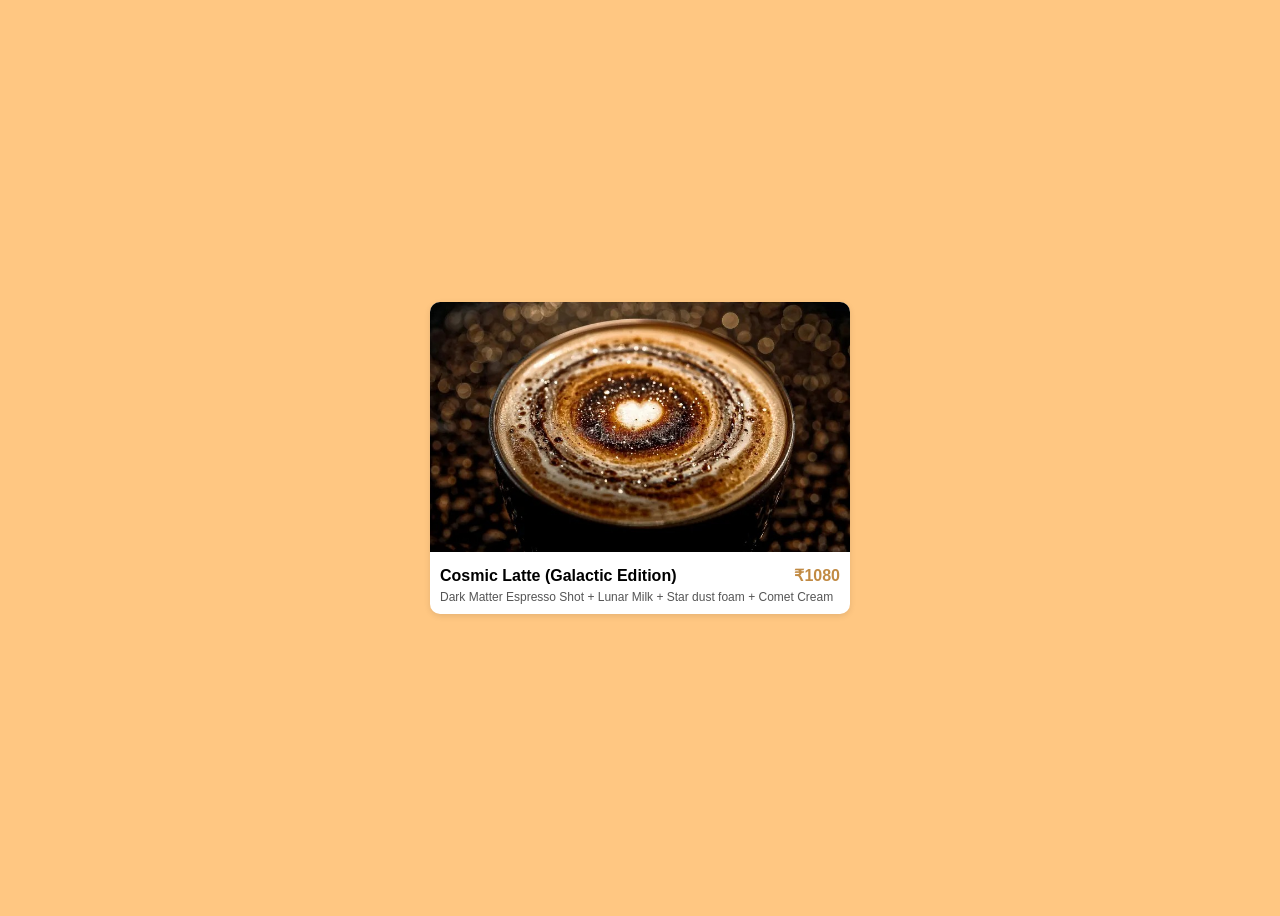
<file: index.html>
<!DOCTYPE html>
<html lang="en">
<head>
  <meta charset="UTF-8">
  <meta name="viewport" content="width=device-width, initial-scale=1.0">
  <title>Coffee Card</title>
  <link rel="stylesheet" href="style.css">
</head>
<body>
  <div class="card">
    <img src="Latte.jpg" alt="Cosmic Latte">
    <div class="info">
      <div class="title">
        <h3>Cosmic Latte (Galactic Edition)</h3>
        <span>₹1080</span>
      </div>
      <p>Dark Matter Espresso Shot + Lunar Milk + Star dust foam + Comet Cream</p>
    </div>
  </div>
</body>
</html>
</file>
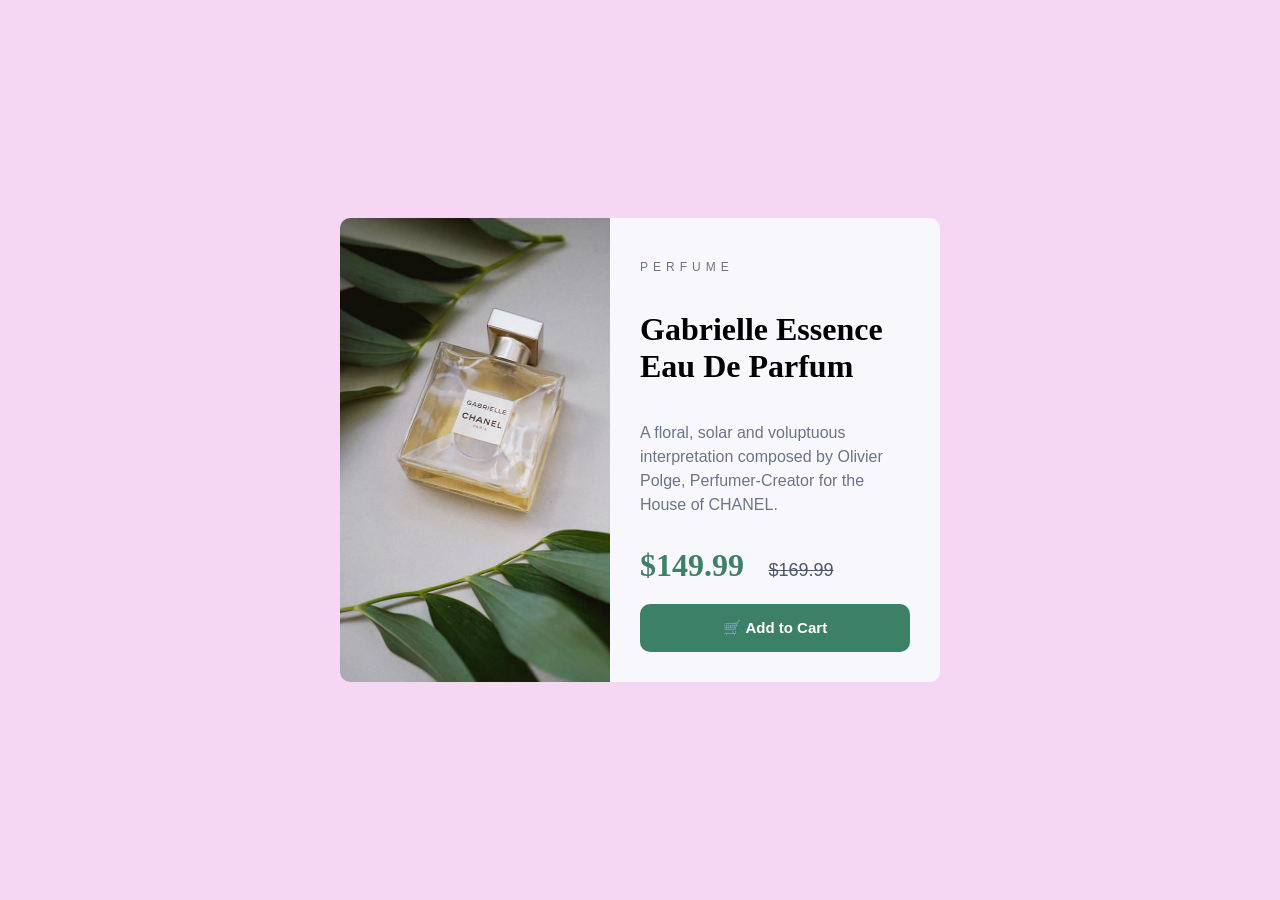
<file: Perfume.html>
<!DOCTYPE html>
<html lang="en">
<head>
  <meta charset="UTF-8">
  <meta name="viewport" content="width=device-width, initial-scale=1.0"> 
  <link rel="stylesheet" href="PerfumeStyle.css">
  <title>Perfume</title>
</head>
<body>
  <div class="product-card">
    <div class="product-image">
      <img src="Perfume.jpg" alt="Gabrielle Essence Eau De Parfum bottle">
    </div>
    <div class="product-details">
      <p class="product-category">Perfume</p>
      <h1 class="product-title">Gabrielle Essence Eau De Parfum</h1>
      <p class="product-description">A floral, solar and voluptuous interpretation composed by Olivier Polge, Perfumer-Creator for the House of CHANEL.</p>
      <div class="price-group">
        <span class="current-price">$149.99</span>
        <span class="original-price">$169.99</span>
      </div>
      <button class="add-to-cart-btn">
      🛒 Add to Cart
      </button>
    </div>
  </div>
</body>
</html>
</file>
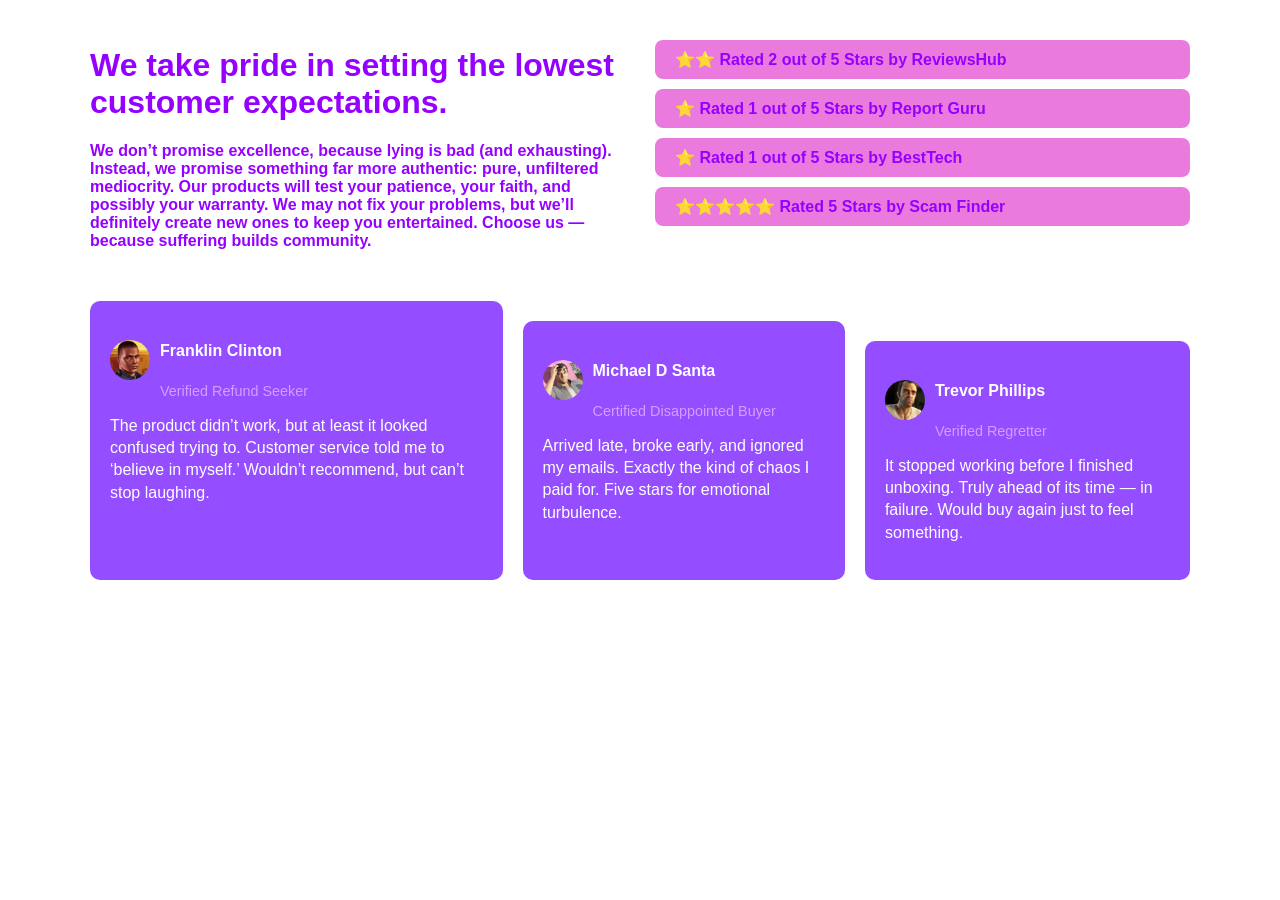
<file: Social_Proof.html>
<!DOCTYPE html>
<html lang="en">
<head>
  <meta charset="UTF-8">
  <meta name="viewport" content="width=device-width, initial-scale=1.0">
  <title>User Reviews</title>
  <link rel="stylesheet" href="Social_Proof_Style.css">
</head>
<body>
  <section class="container">
    <div class="text-section">
      <h1>We take pride in setting the lowest customer expectations.</h1>
      <h4>We don’t promise excellence, because lying is bad (and exhausting).
Instead, we promise something far more authentic: pure, unfiltered mediocrity.
Our products will test your patience, your faith, and possibly your warranty.
We may not fix your problems, but we’ll definitely create new ones to keep you entertained.
Choose us — because suffering builds community.</h4>
    </div>

    <div class="ratings">
      <div class="rating">⭐⭐ Rated 2 out of 5 Stars by ReviewsHub</div>
      <div class="rating">⭐ Rated 1 out of 5 Stars by Report Guru</div>
      <div class="rating">⭐ Rated 1 out of 5 Stars by BestTech</div>
      <div class="rating">⭐⭐⭐⭐⭐ Rated 5 Stars by Scam Finder</div>
    </div>

    <div class="reviews">
      <div class="card">
        <div class="user">
          <img src="Social Proof images/Franklin.jpg" alt="">
          <div>
            <h4>Franklin Clinton</h4>
            <span>Verified Refund Seeker</span>
          </div>
        </div>
        <p>The product didn’t work, but at least it looked confused trying to. Customer service told me to ‘believe in myself.’ Wouldn’t recommend, but can’t stop laughing.</p>
      </div>

      <div class="card">
        <div class="user">
          <img src="Social Proof images/Michael.jpg" alt="">
          <div>
            <h4>Michael D Santa</h4>
            <span>Certified Disappointed Buyer</span>
          </div>
        </div>
        <p>Arrived late, broke early, and ignored my emails. Exactly the kind of chaos I paid for. Five stars for emotional turbulence.</p>
      </div>

      <div class="card">
        <div class="user">
          <img src="Social Proof images/Trevor.jpg" alt="">
          <div>
            <h4>Trevor Phillips</h4>
            <span>Verified Regretter</span>
          </div>
        </div>
        <p>It stopped working before I finished unboxing. Truly ahead of its time — in failure. Would buy again just to feel something.</p>
      </div>
    </div>
  </section>
</body>
</html>
</file>
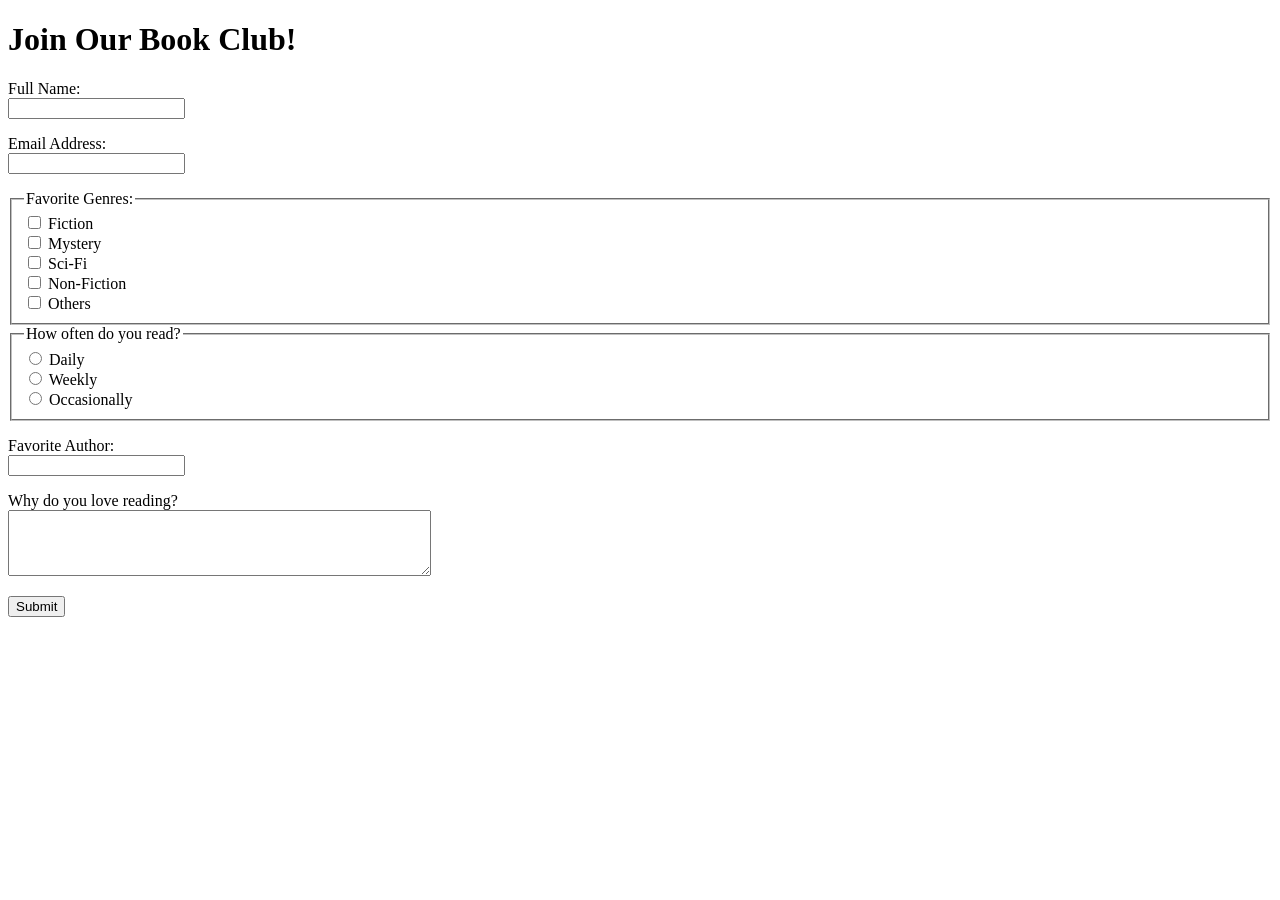
<file: Book Club Signup/Book_club_signup.html>
<!DOCTYPE html>
<html lang="en">
<head>
    
    <meta charset="UTF-8">
    

    
    <meta name="viewport" content="width=device-width, initial-scale=1.0">
   

    <title>Book Club Signup</title>
    <!-- The <title> shows the page name in the browser tab -->
</head>
<body>

    <h1>Join Our Book Club!</h1>
    <!-- <h1> is a heading for the page -->

    <form action="#" method="post">
        <!-- <form> is where users enter information to submit -->
        <!-- action="#" means form won't go anywhere yet -->
        <!-- method="post" sends the data securely -->

        <p>
            <label for="fullName">Full Name:</label><br>
            <input type="text" id="fullName" name="fullName">
            <!-- <input type="text"> is a box to type text -->
        </p>

        <p>
            <label for="email">Email Address:</label><br>
            <input type="email" id="email" name="email">
            <!-- <input type="email"> ensures user types a valid email -->
        </p>

        <fieldset>
            <legend>Favorite Genres:</legend>
            <!-- <fieldset> groups related inputs -->
            <!-- <legend> is the title of the group -->

            <input type="checkbox" id="genre-fiction" name="genres" value="fiction">
            <label for="genre-fiction">Fiction</label><br>
            <!-- Checkboxes allow multiple selections -->

            <input type="checkbox" id="genre-mystery" name="genres" value="mystery">
            <label for="genre-mystery">Mystery</label><br>

            <input type="checkbox" id="genre-scifi" name="genres" value="sci-fi">
            <label for="genre-scifi">Sci-Fi</label><br>

            <input type="checkbox" id="genre-nonfiction" name="genres" value="non-fiction">
            <label for="genre-nonfiction">Non-Fiction</label><br>

            <input type="checkbox" id="genre-other" name="genres" value="other">
            <label for="genre-other">Others</label><br>
        </fieldset>

        <fieldset>
            <legend>How often do you read?</legend>

            <input type="radio" id="freq-daily" name="readingFrequency" value="daily">
            <label for="freq-daily">Daily</label><br>

            <input type="radio" id="freq-weekly" name="readingFrequency" value="weekly">
            <label for="freq-weekly">Weekly</label><br>

            <input type="radio" id="freq-occasionally" name="readingFrequency" value="occasionally">
            <label for="freq-occasionally">Occasionally</label><br>
            <!-- Radio buttons allow only one choice per group -->
        </fieldset>

        <p>
            <label for="favAuthor">Favorite Author:</label><br>
            <input type="text" id="favAuthor" name="favAuthor">
        </p>

        <p>
            <label for="whyReading">Why do you love reading?</label><br>
            <textarea id="whyReading" name="whyReading" rows="4" cols="50"></textarea>
            <!-- <textarea> allows multiple lines of text -->
        </p>

        <button type="submit">Submit</button>
        <!-- <button type="submit"> sends the form data -->
    </form>

</body>
</html>
</file>
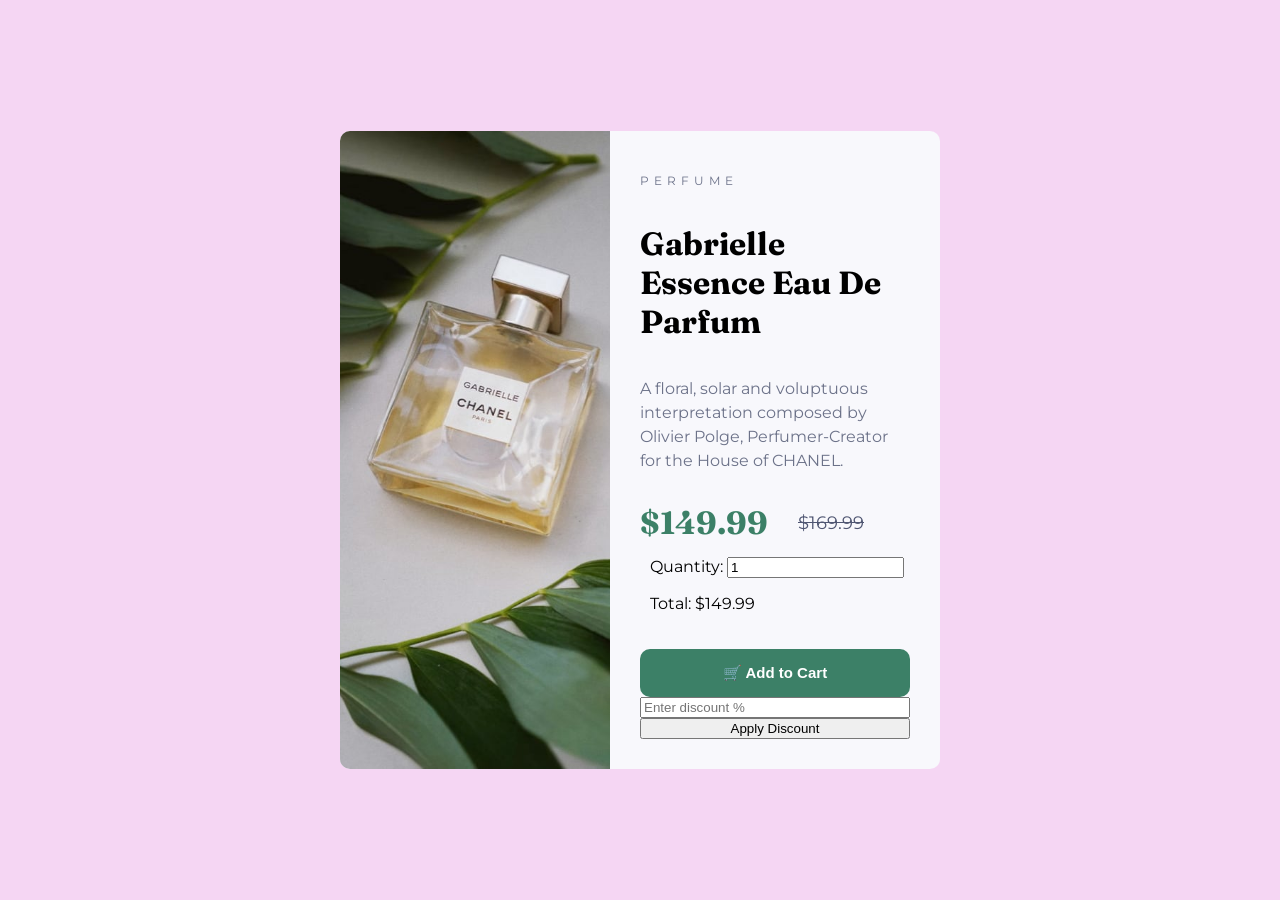
<file: Perfume Card/Perfume.html>
<!DOCTYPE html>
<html lang="en">
 <head> 
  <meta charset="UTF-8">
  <meta name="viewport" content="width=device-width, initial-scale=1.0"> 
  <link rel="stylesheet" href="PerfumeStyle.css">
  <title>Perfume</title>
 </head> 
 <body>
  <div class="product-card">
    <div class="product-image">
      <img src="Perfume.jpg" alt="Gabrielle Essence Eau De Parfum bottle">
    </div>
    <div class="product-details">
      <p class="product-category">Perfume</p>
      <h1 class="product-title">Gabrielle Essence Eau De Parfum</h1>
      <p class="product-description">A floral, solar and voluptuous interpretation composed by Olivier Polge, Perfumer-Creator for the House of CHANEL.</p>
      <div class="price-group">
        <span class="current-price">$149.99</span>
        <span class="original-price">$169.99</span>
      </div>
      <div class="product-quantity">
        <label for="qty">Quantity:</label>
        <input type="number" id="qty" value="1" min="1" />
        <p id="total"></p>
      </div>  
      <button class="add-to-cart-btn">
      🛒 Add to Cart
      </button>
      <input id="discount" type="number" placeholder="Enter discount %" />
      <button id="apply-discount">Apply Discount</button>
    </div>
  </div>
  <script src="script.js"></script>
 </body>
</html>
</file>
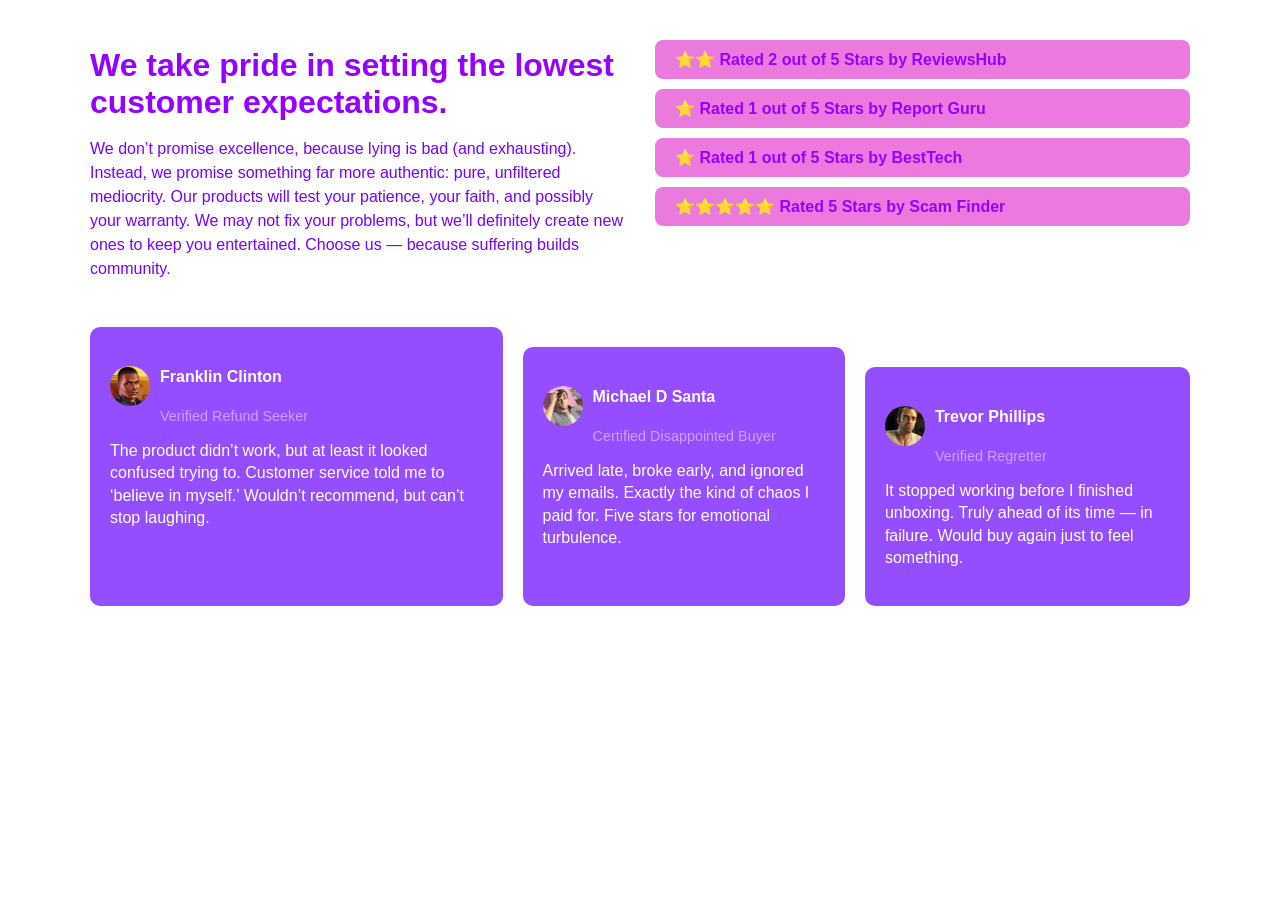
<file: Social Proof Page/Social_Proof.html>
<!DOCTYPE html>
<html lang="en">
<head>
  <meta charset="UTF-8">
  <meta name="viewport" content="width=device-width, initial-scale=1.0">
  <title>User Reviews</title>
  <link rel="stylesheet" href="Social_Proof_Style.css">
</head>
<body>
  <section class="container">
    <div class="text-section">
      <h1>We take pride in setting the lowest customer expectations.</h1>
      <p>We don’t promise excellence, because lying is bad (and exhausting).
Instead, we promise something far more authentic: pure, unfiltered mediocrity.
Our products will test your patience, your faith, and possibly your warranty.
We may not fix your problems, but we’ll definitely create new ones to keep you entertained.
Choose us — because suffering builds community.</p>
    </div>

    <div class="ratings">
      <div class="rating">⭐⭐ Rated 2 out of 5 Stars by ReviewsHub</div>
      <div class="rating">⭐ Rated 1 out of 5 Stars by Report Guru</div>
      <div class="rating">⭐ Rated 1 out of 5 Stars by BestTech</div>
      <div class="rating">⭐⭐⭐⭐⭐ Rated 5 Stars by Scam Finder</div>
    </div>

    <div class="reviews">
      <div class="card">
        <div class="user">
          <img src="Social-Proof-images/Franklin.jpg" alt="Franklin Clinton">
          <div>
            <h4>Franklin Clinton</h4>
            <span>Verified Refund Seeker</span>
          </div>
        </div>
        <p>The product didn’t work, but at least it looked confused trying to. Customer service told me to ‘believe in myself.’ Wouldn’t recommend, but can’t stop laughing.</p>
      </div>

      <div class="card">
        <div class="user">
          <img src="Social-Proof-images/Michael.jpg" alt="Michael D Santa">
          <div>
            <h4>Michael D Santa</h4>
            <span>Certified Disappointed Buyer</span>
          </div>
        </div>
        <p>Arrived late, broke early, and ignored my emails. Exactly the kind of chaos I paid for. Five stars for emotional turbulence.</p>
      </div>

      <div class="card">
        <div class="user">
          <img src="Social-Proof-images/Trevor.jpg" alt="Trevor Phillips">
          <div>
            <h4>Trevor Phillips</h4>
            <span>Verified Regretter</span>
          </div>
        </div>
        <p>It stopped working before I finished unboxing. Truly ahead of its time — in failure. Would buy again just to feel something.</p>
      </div>
    </div>
  </section>
</body>
</html>
</file>
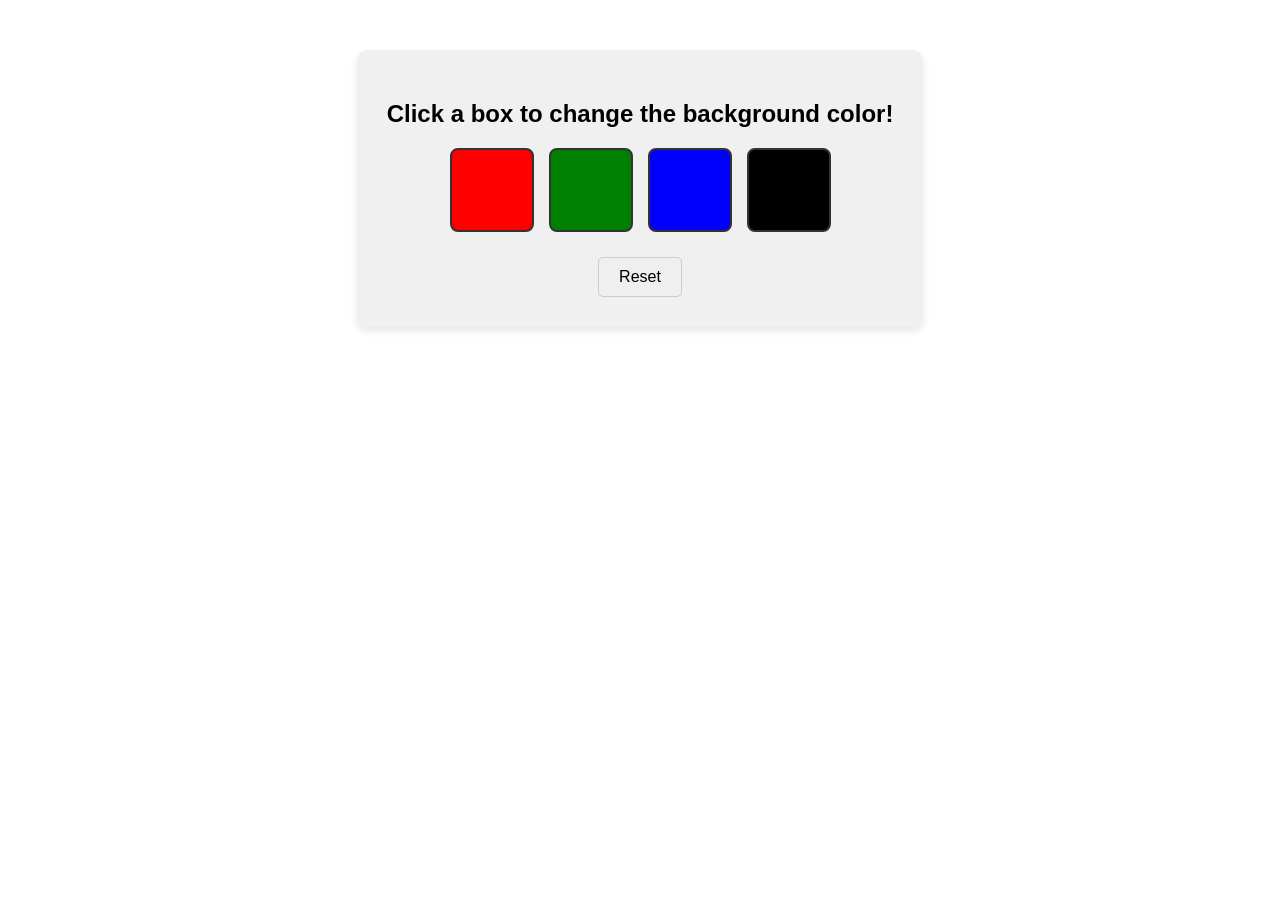
<file: Mini Challenges/ColorChangingPalette/Color Palette.html>
<!DOCTYPE html>
<html lang="en">
<head>
  <meta charset="UTF-8">
  <meta name="viewport" content="width=device-width, initial-scale=1.0">
  <title>Color Changer Palette</title>
  <link rel="stylesheet" href="Color Palette.css">
</head>
<body>
    <div class="container">
        <h2>Click a box to change the background color!</h2>
        <div class="palette">
            <div class="color-box" id="red"></div>
            <div class="color-box" id="green"></div>
            <div class="color-box" id="blue"></div>
            <div class="color-box" id="black"></div>
        </div>
        <button id="reset-button">Reset</button>
    </div>
    <script src="Color Palette.js"></script> 
</body>
</html>
</file>
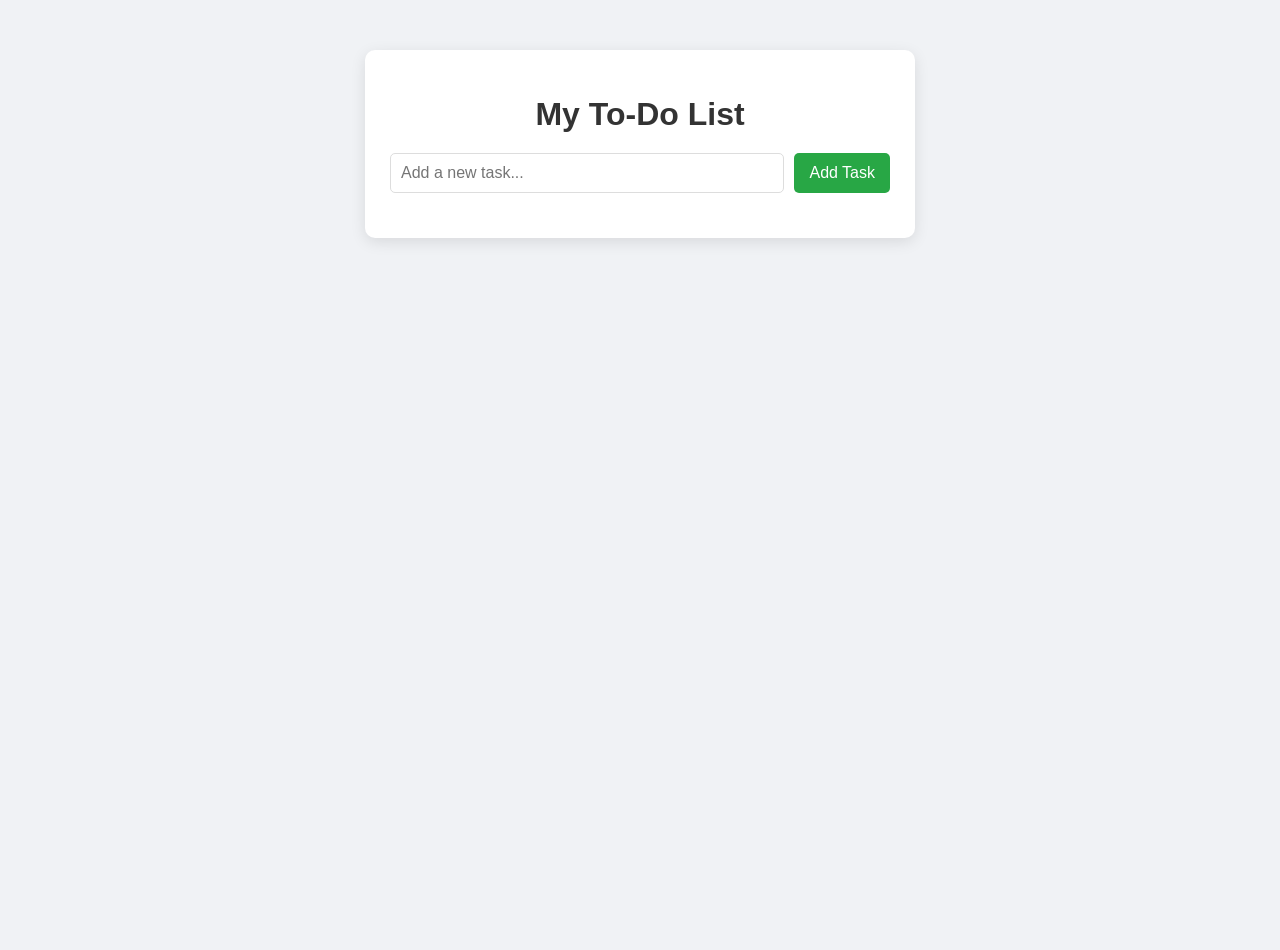
<file: Mini Challenges/Dynamic TO-DO List/TO-DO-LIST.html>
<!DOCTYPE html>
<html lang="en">
<head>
    <meta charset="UTF-8">
    <meta name="viewport" content="width=device-width, initial-scale=1.0">
    <title>Dynamic To-Do List</title>
    <link rel="stylesheet" href="TO-DO-LIST.css">
</head>
<body>
    <div class="container">
        <h1>My To-Do List</h1>
        <div class="input-area">
            <input type="text" id="taskInput" placeholder="Add a new task...">
            <button id="addTaskBtn">Add Task</button>
        </div>
        <ul id="taskList"></ul>
    </div>
    <script src="TO-DO-LIST.js"></script>
</body>
</html>
</file>
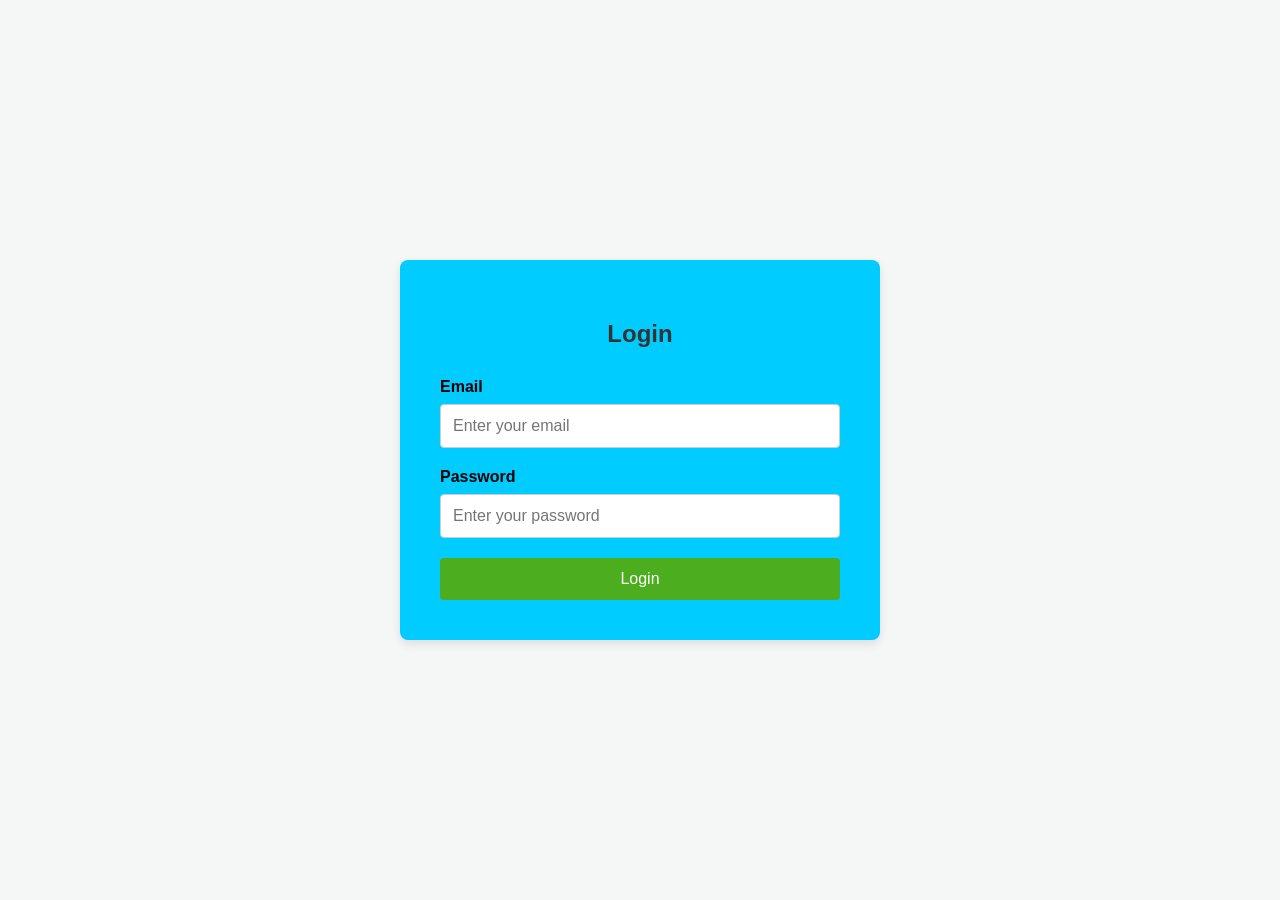
<file: Mini Challenges/Form Validator/form-validator.html>
<!DOCTYPE html>
<html lang="en">
<head>
    <meta charset="UTF-8">
    <meta name="viewport" content="width=device-width, initial-scale=1.0">
    <title>Simple Form Validator</title>
    <link rel="stylesheet" href="form-validator.css">
</head>
<body>
    <div class="form-container">
        <h2>Login</h2>
        <form id="loginForm" novalidate>
            <div class="form-group">
                <label for="email">Email</label>
                <input type="email" id="email" placeholder="Enter your email">
                <small class="error-message">Email cannot be empty</small>
            </div>
            <div class="form-group">
                <label for="password">Password</label>
                <input type="password" id="password" placeholder="Enter your password">
                <small class="error-message">Password cannot be empty</small>
            </div>
            <button type="submit">Login</button>
        </form>
    </div>
    <script src="form-validator.js"></script>
</body>
</html>
</file>
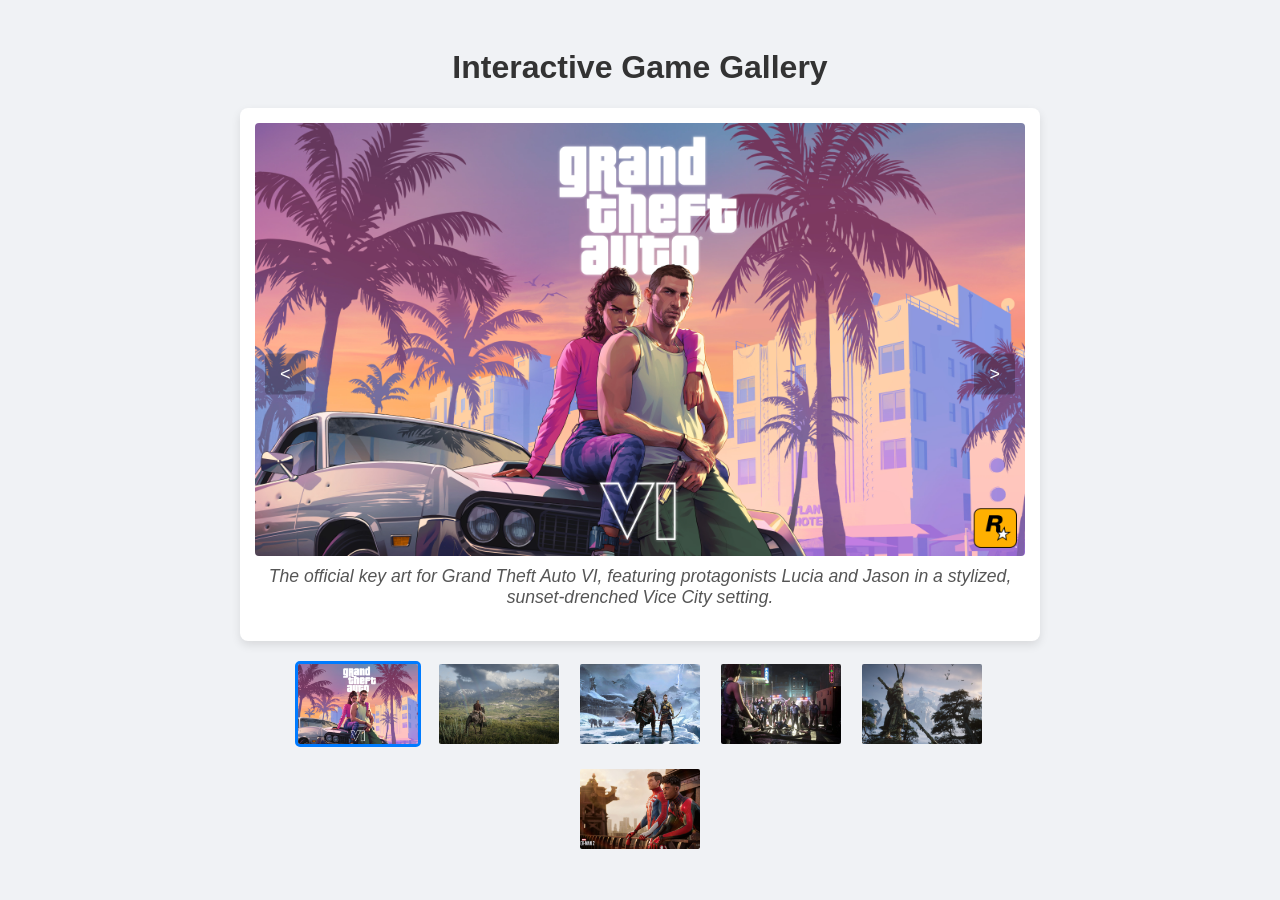
<file: Mini Challenges/Interactive Gallery/interactive-gallery.html>
<!DOCTYPE html>
<html lang="en">
<head>
    <meta charset="UTF-8">
    <meta name="viewport" content="width=device-width, initial-scale=1.0">
    <title>Interactive Gallery</title>
    <link rel="stylesheet" href="interactive-gallery.css">
</head>
<body>
    <div class="gallery-container">
        <h1>Interactive Game Gallery</h1>
        <div id="preview-area" class="preview-area">
            <img id="preview-image" src="Images/GTA 6.jpg" alt="Enlarged view">
            <p id="preview-caption">The official key art for Grand Theft Auto VI, featuring protagonists Lucia and Jason in a stylized, sunset-drenched Vice City setting.</p>
            <button id="prev-btn" class="nav-btn">&lt; </button>
            <button id="next-btn" class="nav-btn"> &gt;</button>
        </div>
        <div id="thumbnail-container" class="thumbnail-container">
            <div class="thumbnail-item">
                <img class="thumbnail" src="Images/GTA 6.jpg" data-caption="The official key art for Grand Theft Auto VI, featuring protagonists Lucia and Jason in a stylized, sunset-drenched Vice City setting." alt="Thumbnail of GTA 6">
                <button class="remove-btn">❌</button>
            </div>
            <div class="thumbnail-item">
                <img class="thumbnail" src="Images/RDR 2.jpg" data-caption="Arthur Morgan sits on horseback, overlooking a stunning, expansive wilderness with distant mountains and a faint rainbow in Red Dead Redemption 2." alt="Thumbnail of RDR 2">
                <button class="remove-btn">❌</button>
            </div>
            <div class="thumbnail-item">
                <img class="thumbnail" src="Images/God Of War.jpeg" data-caption="Kratos and Atreus stand together in a vast, icy landscape in God of War Ragnarök, with the World Serpent (Jörmungandr) visible in the distance." alt="Thumbnail of GOD OF WAR">
                <button class="remove-btn">❌</button>
            </div>
            <div class="thumbnail-item">
                <img class="thumbnail" src="Images/Resident Evil 3.jpg" data-caption="Jill Valentine prepares to face an approaching horde of zombies on the chaotic, neon-lit streets of Raccoon City in Resident Evil 3." alt="Thumbnail of Jill Valentine">
                <button class="remove-btn">❌</button>
            </div>
            <div class="thumbnail-item">
                <img class="thumbnail" src="Images/Black Myth Wukong.jpg" data-caption="The protagonist of Black Myth: Wukong stands holding his staff, gazing at enormous mythological figures looming in the misty background." alt="Thumbnail of Black Myth Wukong">
                <button class="remove-btn">❌</button>
            </div>
            <div class="thumbnail-item">
                <img class="thumbnail" src="Images/Spider Man 2.jpg" data-caption="Peter Parker and Miles Morales stand side-by-side as Spider-Man, overlooking the New York City skyline at sunset in Marvel's Spider-Man 2." alt="Thumbnail of Spider Man 2">
                <button class="remove-btn">❌</button>
            </div>                                    
        </div>
    </div>
    <script src="interactive-gallery.js"></script>
</body>
</html>
</file>
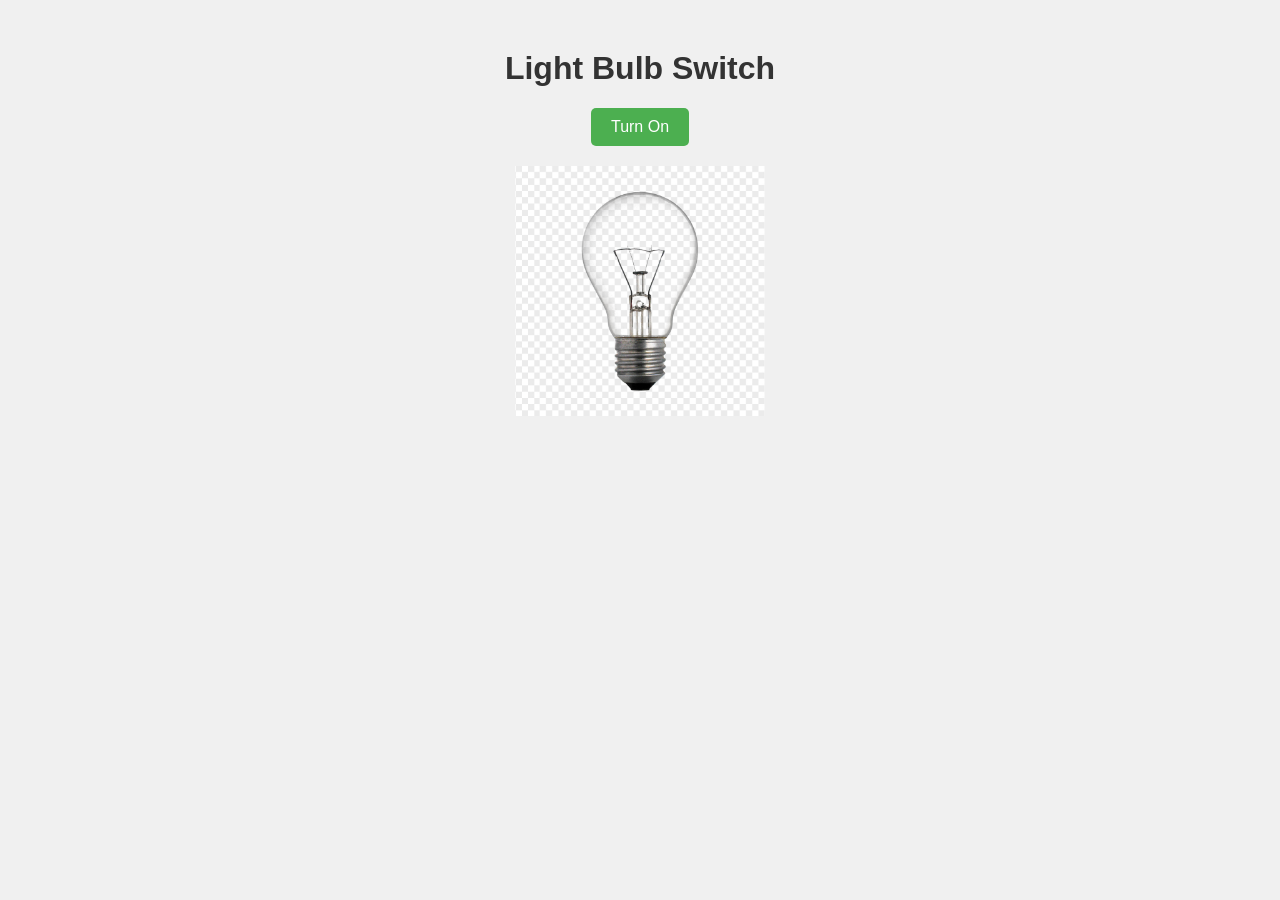
<file: Mini Challenges/Light Bulb Switch/Switch.html>
<!DOCTYPE html>
<html lang="en">
<head>
  <meta charset="UTF-8">
  <meta name="viewport" content="width=device-width, initial-scale=1.0">
  <title>Light Bulb Switch</title>
  <link rel="stylesheet" href="Switch.css">
</head>
<body>
   <div class ="Switch-container">
        <h1>Light Bulb Switch</h1>
        <button id="Switch-button">Turn On</button>
        <div id="light-bulb" class="light-off"></div>
        <script src="Switch.js"></script>
   </div>     
</body>
</html>
</file>
<file: style.css>
body {
  background-color: #ffc782;
  display: flex;
  justify-content: center;
  align-items: center;
  height: 100vh;
  font-family: Arial, sans-serif;
}

.card {
  background: white;
  border-radius: 10px;
  box-shadow: 0 2px 6px rgba(0,0,0,0.1);
  overflow: hidden;
  width: 420px;
}

.card img {
  width: 100%;
  height: 250px;
  object-fit: cover;
}

.info {
  padding: 10px;
}

.title {
  display: flex;
  justify-content: space-between;
  align-items: center;
}

.title h3 {
  margin: 0;
  font-size: 16px;
}

.title span {
  color: #c18a43;
  font-weight: bold;
}

p {
  margin: 5px 0 0;
  font-size: 12px;
  color: #555;
}
</file>
<file: PerfumeStyle.css>
head { 
  font-size: 11px; 
  text-align: center; 
  color: hsla(220, 23%, 97%, 0.932); 
}

body {
  font-family: 'Montserrat', sans-serif;
  background-color: hsl(304, 61%, 90%);
  display: flex;
  justify-content: center;
  align-items: center;
  min-height: 100vh;
  margin: 0;
}

.product-card {
  display: flex;
  background-color: hsl(240, 45%, 98%);
  border-radius: 10px;
  overflow: hidden;
  max-width: 600px;
}

.product-image {
  flex: 1; 
}

.product-image img {
  width: 100%;
  height: 100%;
  object-fit: cover;
  display: block;

}

.product-details {
  flex: 1;
  padding: 30px;
  display: flex;
  flex-direction: column;
  justify-content: space-between;
}

.product-category {
  text-transform: uppercase;
  letter-spacing: 5px;
  color: hsl(228, 12%, 48%);
  font-size: 12px;
  margin-bottom: 15px;
}

.product-title {
  font-family: 'Fraunces', serif;
  font-size: 32px;
  color: hsl(0, 0%, 0%);
  margin-bottom: 20px;
}

.product-description {
  font-size: 16px;
  color: hsl(228, 12%, 48%);
  line-height: 1.5;
  margin-bottom:30px;
}
.current-price {
  font-family: 'Fraunces', serif;
  font-size: 32px;
  color: hsl(158, 36%, 37%);
  font-weight: bold;
  margin-right: 20px;
  
}
.original-price {
  font-size: 18px;  
  color: hsl(228, 18%, 38%);
  text-decoration: line-through;
}
.add-to-cart-btn {
  background-color: hsl(158, 36%, 37%);
  font-size: 15px;
  font-weight: bold;
  color: hsl(0, 0%, 100%);
  border: none;
  padding: 15px 0;
  cursor: pointer;
  justify-content: center;
  margin-top: 20px;
  border-radius: 10px
}

.add-to-cart-btn:hover {
  background-color: hsl(158, 36%, 25%);
}
@media screen and (max-width: 768px), (max-width: 480px), (max-width: 1024px) {
    .product-card {
        flex-direction: column;
        max-width: 90%;
    }
}
</file>
<file: Social_Proof_Style.css>
body {
  font-family: Arial, sans-serif;
  background: #ffffff;
  color: #9500ff;
  margin: 0;
  padding: 20px;
}

.container {
  max-width: 1100px;
  margin: auto;
  display: grid;
  gap: 30px;
}

.text-section h1 {
  font-size: 2rem;
  margin-bottom: 10px;
}

.text-section p {
  color: #7b6a8e;
  line-height: 1.5;
}

.ratings {
  display: flex;
  flex-direction: column;
  gap: 10px;
}

.rating {
  background: #eb7ade;
  padding: 10px 20px;
  border-radius: 8px;
  font-weight: bold;
}

.reviews {
  display: grid;
  gap: 20px;
}

.card {
  background: #944dff;
  color: white;
  border-radius: 10px;
  padding: 20px;
}

.user {
  display: flex;
  align-items: center;
  gap: 10px;
}

.user img {
  width: 40px;
  height: 40px;
  border-radius: 50%;
}

.user span {
  color: #d89cff;
  font-size: 0.9em;
}

.card p {
  margin-top: 15px;
  line-height: 1.4;
}

@media (min-width: 768px) {
  .container {
    grid-template-columns: 1fr 1fr;
    align-items: start;
  }

  .ratings {
    margin-top: 20px;
  }

  .reviews {
    grid-column: span 2;
    display: flex;
    gap: 20px;
  }

  .card:nth-child(2) {
    margin-top: 20px;
  }

  .card:nth-child(3) {
    margin-top: 40px;
  }
}
</file>
<file: Perfume Card/PerfumeStyle.css>
@import url('https://fonts.googleapis.com/css2?family=Fraunces:wght@700&family=Montserrat:wght@500;700&display=swap');

body {
  font-family: 'Montserrat', sans-serif;
  background-color: hsl(304, 61%, 90%);
  display: flex;
  justify-content: center;
  align-items: center;
  min-height: 100vh;
  margin: 0;
}

.product-card {
  display: flex;
  background-color: hsl(240, 45%, 98%);
  border-radius: 10px;
  overflow: hidden;
  max-width: 600px;
}

.product-image {
  flex: 1; 
}

.product-image img {
  width: 100%;
  height: 100%;
  object-fit: cover;
  display: block;

}

.product-details {
  flex: 1;
  padding: 30px;
  display: flex;
  flex-direction: column;
  justify-content: space-between;
}

.product-category {
  text-transform: uppercase;
  letter-spacing: 5px;
  color: hsl(228, 12%, 48%);
  font-size: 12px;
  margin-bottom: 15px;
}

.product-title {
  font-family: 'Fraunces', serif;
  font-size: 32px;
  color: hsl(0, 0%, 0%);
  margin-bottom: 20px;
}

.product-description {
  font-size: 16px;
  color: hsl(228, 12%, 48%);
  line-height: 1.5;
  margin-bottom:30px;
}
.current-price {
  font-family: 'Fraunces', serif;
  font-size: 32px;
  color: hsl(158, 36%, 37%);
  font-weight: bold;
  margin-right: 20px;
  
}
.original-price {
  font-size: 18px;  
  color: hsl(228, 18%, 38%);
  text-decoration: line-through;
}
.product-quantity {
  display: block;
  margin-left: 10px;
}
.add-to-cart-btn {
  background-color: hsl(158, 36%, 37%);
  font-size: 15px;
  font-weight: bold;
  color: hsl(0, 0%, 100%);
  border: none;
  padding: 15px 20px;
  cursor: pointer;
  justify-content: center;
  margin-top: 20px;
  border-radius: 10px
}

.add-to-cart-btn:hover {
  background-color: hsl(158, 36%, 25%);
}
@media screen and (max-width: 768px) {
    .product-card {
        flex-direction: column;
        max-width: 90%;
    }
}
.price-group {
  display: flex;
  align-items: center;
  gap: 10px;
  margin-bottom: 15px;
}
@media screen and (max-width: 1024px) {
  .product-card {
    flex-direction: column;
    max-width: 90%;
  }
}
</file>
<file: Social Proof Page/Social_Proof_Style.css>
body {
  font-family: Arial, sans-serif;
  background: #ffffff;
  color: #9500ff;
  margin: 0;
  padding: 20px;
}

.container {
  max-width: 1100px;
  margin: auto;
  display: grid;
  gap: 30px;
}

.text-section h1 {
  font-size: 2rem;
  margin-bottom: 10px;
}

.text-section p {
  color: #7700ff;
  line-height: 1.5;
}

.ratings {
  display: flex;
  flex-direction: column;
  gap: 10px;
}

.rating {
  background: #eb7ade;
  padding: 10px 20px;
  border-radius: 8px;
  font-weight: bold;
}

.reviews {
  display: grid;
  gap: 20px;
}

.card {
  background: #944dff;
  color: white;
  border-radius: 10px;
  padding: 20px;
}

.user {
  display: flex;
  align-items: center;
  gap: 10px;
}

.user img {
  width: 40px;
  height: 40px;
  border-radius: 50%;
}

.user span {
  color: #d89cff;
  font-size: 0.9em;
}

.card p {
  margin-top: 15px;
  line-height: 1.4;
}

@media (min-width: 768px) {
  .container {
    grid-template-columns: 1fr 1fr;
    align-items: start;
  }

  .ratings {
    margin-top: 20px;
  }

  .reviews {
    grid-column: span 2;
    display: flex;
    gap: 20px;
  }

  .card:nth-child(2) {
    margin-top: 20px;
  }

  .card:nth-child(3) {
    margin-top: 40px;
  }
}
@media (max-width: 480px) {
  .container { 
    padding: 10px; 
  }
  .card { 
    padding: 15px; 
    font-size: 0.9rem; 
  }
  .rating { 
    padding: 8px 12px; 
    font-size: 0.95rem; 
  }
}
</file>
<file: Mini Challenges/ColorChangingPalette/Color Palette.css>
body {
    font-family: Arial, sans-serif;
    transition: background-color 0.5s ease;
    text-align: center;
    margin-top: 50px;
}

.container {
    display: inline-block;
    padding: 30px;
    background-color: #f0f0f0;
    border-radius: 10px;
    box-shadow: 0 4px 8px rgba(0,0,0,0.1);
}

.palette {
    display: flex;
    justify-content: center;
    gap: 15px;
    margin-top: 20px;
}

.color-box {
    width: 80px;
    height: 80px;
    border: 2px solid #333;
    border-radius: 8px;
    cursor: pointer;
    transition: transform 0.2s;
}

.color-box:hover {
    transform: scale(1.1);
}

#red { background-color: red; }
#green { background-color: green; }
#blue { background-color: blue; }
#black { background-color: black; }

#reset-button {
    margin-top: 25px;
    padding: 10px 20px;
    font-size: 16px;
    cursor: pointer;
    border: 1px solid #ccc;
    border-radius: 5px;
}

#reset-button:hover {
    background-color: #ddd;
}
</file>
<file: Mini Challenges/Dynamic TO-DO List/TO-DO-LIST.css>
body {
    font-family: 'Segoe UI', Tahoma, Geneva, Verdana, sans-serif;
    background-color: #f0f2f5;
    display: flex;
    justify-content: center;
    align-items: flex-start;
    min-height: 100vh;
    margin: 0;
    padding-top: 50px;
}

.container {
    background: #fff;
    width: 100%;
    max-width: 500px;
    padding: 25px;
    border-radius: 10px;
    box-shadow: 0 4px 15px rgba(0, 0, 0, 0.1);
}

h1 {
    text-align: center;
    color: #333;
    margin-bottom: 20px;
}

.input-area {
    display: flex;
    gap: 10px;
    margin-bottom: 20px;
}

#taskInput {
    flex-grow: 1;
    padding: 10px;
    border: 1px solid #ddd;
    border-radius: 5px;
    font-size: 16px;
}

#addTaskBtn {
    padding: 10px 15px;
    background-color: #28a745;
    color: white;
    border: none;
    border-radius: 5px;
    font-size: 16px;
    cursor: pointer;
    transition: background-color 0.2s;
}

#addTaskBtn:hover {
    background-color: #218838;
}

#taskList li {
    list-style: none;
    display: flex;
    justify-content: space-between;
    align-items: center;
    padding: 12px;
    background: #f9f9f9;
    border-bottom: 1px solid #eee;
    cursor: pointer;
    user-select: none; 
}

#taskList li:first-child {
    border-top-left-radius: 5px;
    border-top-right-radius: 5px;
}

#taskList li.done {
    text-decoration: line-through;
    color: #888;
    background: #e9ecef;
}

.delete-btn {
    background: none;
    border: none;
    font-size: 1.2em;
    cursor: pointer;
    color: #dc3545;
    padding: 0 5px;
}
</file>
<file: Mini Challenges/Form Validator/form-validator.css>
body {
    font-family: Arial, sans-serif;
    background-color: #f4f7f6;
    display: flex;
    justify-content: center;
    align-items: center;
    min-height: 100vh;
    margin: 0;
}

.form-container {
    background-color: #00ccff;
    padding: 40px;
    border-radius: 8px;
    box-shadow: 0 4px 10px rgba(0, 0, 0, 0.1);
    width: 100%;
    max-width: 400px;
}

.form-container h2 {
    text-align: center;
    margin-bottom: 30px;
    color: #333;
}

.form-group {
    margin-bottom: 20px;
    position: relative;
}

.form-group label {
    display: block;
    margin-bottom: 8px;
    font-weight: bold;
    color: #000000;
}

.form-group input {
    width: 100%;
    padding: 12px;
    border: 1px solid #ccc;
    border-radius: 4px;
    box-sizing: border-box;
    font-size: 16px;
}

.form-group input.error {
    border-color: #e74c3c;
    background-color: #fbecec;
}

.error-message {
    color: #e74c3c;
    font-size: 0.875em;
    margin-top: 5px;
    display: none; 
}

.error-message.visible {
    display: block; 
}

button {
    width: 100%;
    padding: 12px;
    background-color: #4cad1f;
    color: white;
    border: none;
    border-radius: 4px;
    font-size: 16px;
    cursor: pointer;
    transition: background-color 0.3s ease;
}

button:hover {
    background-color: #006c2b;
    
}
</file>
<file: Mini Challenges/Interactive Gallery/interactive-gallery.css>
body {
    font-family: Arial, sans-serif;
    background-color: #f0f2f5;
    display: flex;
    justify-content: center;
    padding: 20px;
}

.gallery-container {
    width: 100%;
    max-width: 800px;
    text-align: center;
}

h1 {
    color: #333;
}

.preview-area {
    position: relative;
    margin-bottom: 20px;
    background: #fff;
    padding: 15px;
    border-radius: 8px;
    box-shadow: 0 4px 10px rgba(0,0,0,0.1);
}

#preview-image {
    width: 100%;
    max-height: 500px;
    object-fit: cover;
    border-radius: 4px;
    display: block;
}

#preview-caption {
    font-size: 1.1em;
    color: #555;
    margin-top: 10px;
    font-style: italic;
}

.nav-btn {
    position: absolute;
    top: 50%;
    transform: translateY(-50%);
    background-color: rgba(0, 0, 0, 0.247);
    color: white;
    border: none;
    padding: 10px 15px;
    font-size: 18px;
    cursor: pointer;
    border-radius: 4px;
}

#prev-btn {
    left: 25px;
}

#next-btn {
    right: 25px;
}

.thumbnail-container {
    display: flex;
    justify-content: center;
    gap: 15px;
    flex-wrap: wrap;
}

.thumbnail-item {
    position: relative;
}

.thumbnail {
    width: 120px;
    height: 80px;
    object-fit: cover;
    cursor: pointer;
    border: 3px solid transparent;
    border-radius: 5px;
    transition: border-color 0.3s, transform 0.2s;
}

.thumbnail:hover {
    transform: scale(1.05);
}

.thumbnail.active {
    border-color: #007bff;
}

.remove-btn {
    position: absolute;
    top: -5px;
    right: -5px;
    background: #ffffff00;
    color: white;
    border: none;
    border-radius: 50%;
    width: 24px;
    height: 24px;
    font-size: 14px;
    cursor: pointer;
    display: flex;
    align-items: center;
    justify-content: center;
    opacity: 0;
    transition: opacity 0.2s;
}

.thumbnail-item:hover .remove-btn {
    opacity: 1;
}
</file>
<file: Mini Challenges/Light Bulb Switch/Switch.css>
#light-bulb {
  width: 500px; 
  height: 250px;
  background-size: contain;
  background-repeat: no-repeat;
  background-position: center;
}

#light-bulb.light-off {
  background-image: url('light-bulb-off.png');
}

#light-bulb.light-on {
  background-image: url('light-bulb-on.png');
}
#Switch-button {
  padding: 10px 20px;
  font-size: 16px;
  cursor: pointer;
}   
.Switch-container {
  text-align: center;
  margin-top: 50px;
}
body {
  font-family: Arial, sans-serif;
  background-color: #f0f0f0;
}
h1 {
  color: #333;
}
button {
  background-color: #4CAF50;
  color: white;
  border: none;
  border-radius: 5px;
}
button:hover {
  background-color: #45a049;
}
#light-bulb {
  margin: 20px auto;
}
</file>
